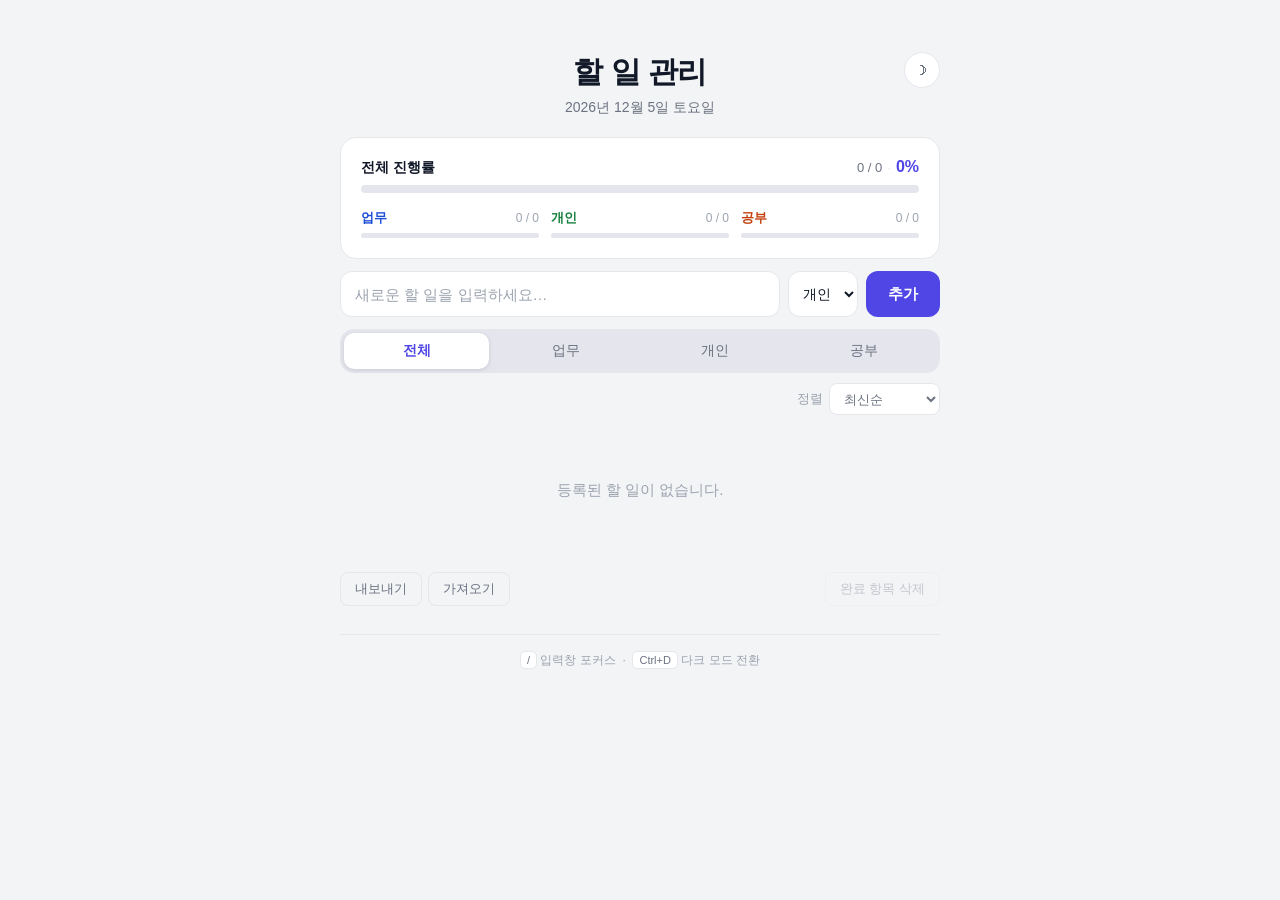
<file: index.html>
<!DOCTYPE html>
<html lang="ko">
<head>
  <meta charset="UTF-8">
  <meta name="viewport" content="width=device-width, initial-scale=1.0">
  <title>할 일 관리</title>
  <!-- 다크 모드 깜빡임(FOUC) 방지: 렌더 전에 테마 적용 -->
  <script>
    (function () {
      var t = localStorage.getItem('theme');
      if (!t) t = window.matchMedia('(prefers-color-scheme: dark)').matches ? 'dark' : 'light';
      document.documentElement.dataset.theme = (t === 'dark') ? 'dark' : 'light';
    }());
  </script>
  <link rel="stylesheet" href="style.css">
</head>
<body>
  <div class="container">

    <header>
      <h1>할 일 관리</h1>
      <p id="today-date" class="today-date"></p>
      <button id="theme-toggle" class="theme-toggle"
              aria-label="테마 전환" title="테마 전환 (Ctrl+D)"></button>
    </header>

    <section class="dashboard" aria-label="진행률 대시보드">
      <div class="overall-progress">
        <div class="overall-progress-header">
          <span class="overall-label">전체 진행률</span>
          <div class="progress-meta">
            <span id="overall-count">0 / 0</span>
            <span class="meta-sep" aria-hidden="true">·</span>
            <strong id="overall-pct">0%</strong>
          </div>
        </div>
        <div class="progress-track" role="progressbar" aria-valuenow="0" aria-valuemin="0" aria-valuemax="100">
          <div class="progress-fill" id="overall-bar"></div>
        </div>
      </div>

      <div class="category-stats">
        <div class="category-stat">
          <div class="category-stat-header">
            <span class="cat-name cat-work-name">업무</span>
            <span class="cat-count" id="count-work">0 / 0</span>
          </div>
          <div class="progress-track mini">
            <div class="progress-fill work-fill" id="bar-work"></div>
          </div>
        </div>
        <div class="category-stat">
          <div class="category-stat-header">
            <span class="cat-name cat-personal-name">개인</span>
            <span class="cat-count" id="count-personal">0 / 0</span>
          </div>
          <div class="progress-track mini">
            <div class="progress-fill personal-fill" id="bar-personal"></div>
          </div>
        </div>
        <div class="category-stat">
          <div class="category-stat-header">
            <span class="cat-name cat-study-name">공부</span>
            <span class="cat-count" id="count-study">0 / 0</span>
          </div>
          <div class="progress-track mini">
            <div class="progress-fill study-fill" id="bar-study"></div>
          </div>
        </div>
      </div>
    </section>

    <section class="input-section" aria-label="할 일 입력">
      <input
        type="text"
        id="todo-input"
        placeholder="새로운 할 일을 입력하세요…"
        autocomplete="off"
        aria-label="할 일 입력"
      />
      <select id="category-select" aria-label="카테고리 선택">
        <option value="personal">개인</option>
        <option value="work">업무</option>
        <option value="study">공부</option>
      </select>
      <button id="add-btn">추가</button>
    </section>
    <p id="auto-hint" class="auto-hint" hidden aria-live="polite"></p>

    <main>
      <div class="filter-tabs" role="tablist" aria-label="카테고리 필터">
        <button class="filter-tab active" data-filter="all"      role="tab" aria-selected="true">전체</button>
        <button class="filter-tab"        data-filter="work"     role="tab" aria-selected="false">업무</button>
        <button class="filter-tab"        data-filter="personal" role="tab" aria-selected="false">개인</button>
        <button class="filter-tab"        data-filter="study"    role="tab" aria-selected="false">공부</button>
      </div>

      <div class="list-controls">
        <label for="sort-select" class="sort-label">정렬</label>
        <select id="sort-select">
          <option value="newest">최신순</option>
          <option value="oldest">오래된순</option>
          <option value="incomplete">미완료 우선</option>
        </select>
      </div>

      <ul id="todo-list" aria-label="할 일 목록"></ul>
      <p id="empty-message" class="empty-message" role="status">등록된 할 일이 없습니다.</p>

      <div class="list-footer">
        <div class="data-btns">
          <button id="export-btn" class="data-btn">내보내기</button>
          <button id="import-btn" class="data-btn">가져오기</button>
          <!-- 파일 선택은 JS에서 프로그래밍 방식으로 트리거 -->
          <input type="file" id="import-input" accept=".json" hidden aria-hidden="true">
        </div>
        <button id="clear-completed-btn" class="clear-completed-btn" disabled>
          완료 항목 삭제
        </button>
      </div>
    </main>

    <footer class="shortcuts-hint" aria-label="단축키 안내">
      <kbd>/</kbd> 입력창 포커스 &nbsp;·&nbsp; <kbd>Ctrl+D</kbd> 다크 모드 전환
    </footer>

  </div>

  <script src="script.js"></script>
</body>
</html>
</file>
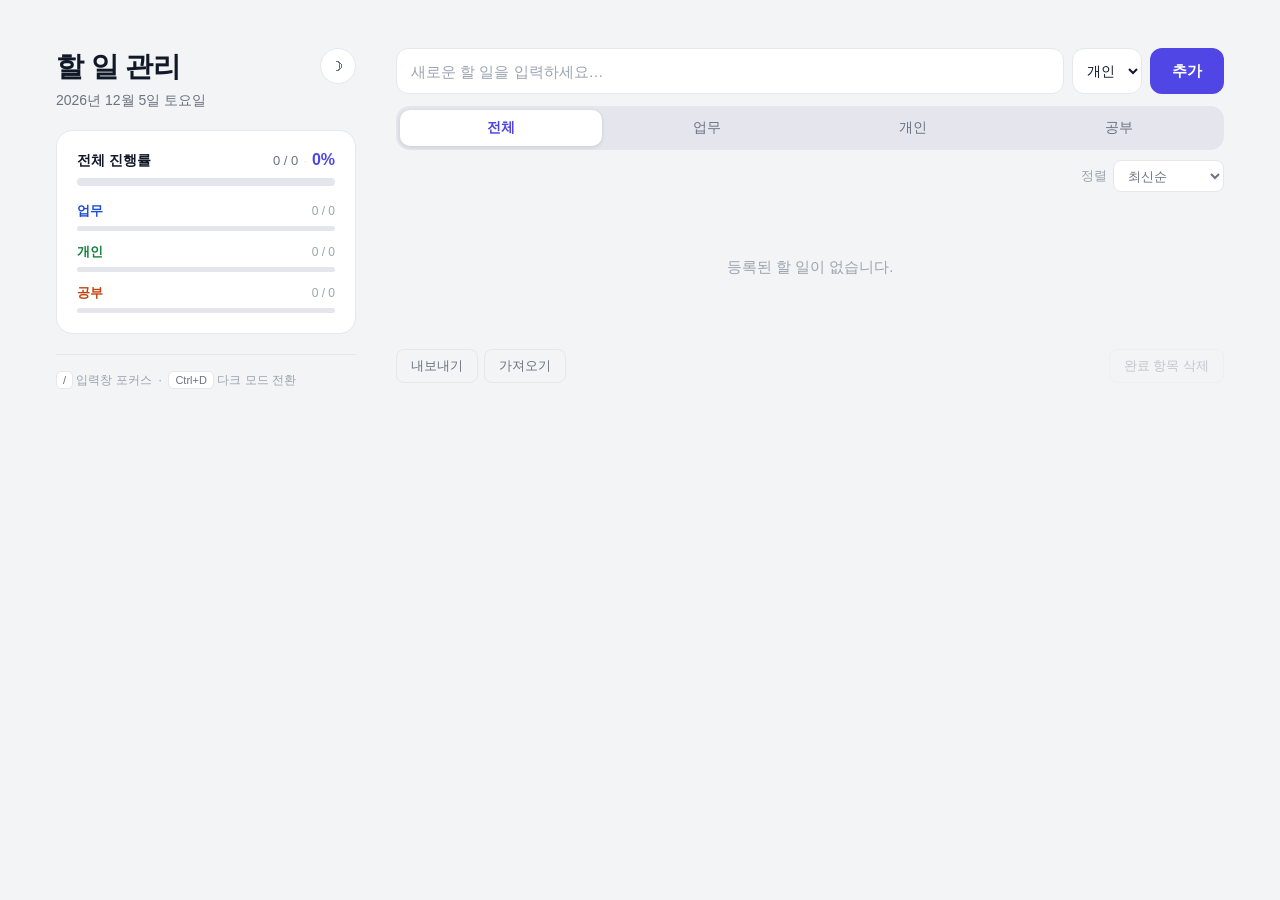
<file: web_version/index.html>
<!DOCTYPE html>
<html lang="ko">
<head>
  <meta charset="UTF-8">
  <meta name="viewport" content="width=device-width, initial-scale=1.0">
  <title>할 일 관리</title>
  <!-- 다크 모드 깜빡임(FOUC) 방지: 렌더 전에 테마 적용 -->
  <script>
    (function () {
      var t = localStorage.getItem('theme');
      if (!t) t = window.matchMedia('(prefers-color-scheme: dark)').matches ? 'dark' : 'light';
      document.documentElement.dataset.theme = (t === 'dark') ? 'dark' : 'light';
    }());
  </script>
  <link rel="stylesheet" href="style.css">
</head>
<body>
  <div class="container">

    <!-- 왼쪽 사이드바: 헤더 + 대시보드 + 단축키 안내 -->
    <aside class="sidebar">
      <header>
        <h1>할 일 관리</h1>
        <p id="today-date" class="today-date"></p>
        <button id="theme-toggle" class="theme-toggle"
                aria-label="테마 전환" title="테마 전환 (Ctrl+D)"></button>
      </header>

      <section class="dashboard" aria-label="진행률 대시보드">
        <div class="overall-progress">
          <div class="overall-progress-header">
            <span class="overall-label">전체 진행률</span>
            <div class="progress-meta">
              <span id="overall-count">0 / 0</span>
              <span class="meta-sep" aria-hidden="true">·</span>
              <strong id="overall-pct">0%</strong>
            </div>
          </div>
          <div class="progress-track" role="progressbar" aria-valuenow="0" aria-valuemin="0" aria-valuemax="100">
            <div class="progress-fill" id="overall-bar"></div>
          </div>
        </div>

        <div class="category-stats">
          <div class="category-stat">
            <div class="category-stat-header">
              <span class="cat-name cat-work-name">업무</span>
              <span class="cat-count" id="count-work">0 / 0</span>
            </div>
            <div class="progress-track mini">
              <div class="progress-fill work-fill" id="bar-work"></div>
            </div>
          </div>
          <div class="category-stat">
            <div class="category-stat-header">
              <span class="cat-name cat-personal-name">개인</span>
              <span class="cat-count" id="count-personal">0 / 0</span>
            </div>
            <div class="progress-track mini">
              <div class="progress-fill personal-fill" id="bar-personal"></div>
            </div>
          </div>
          <div class="category-stat">
            <div class="category-stat-header">
              <span class="cat-name cat-study-name">공부</span>
              <span class="cat-count" id="count-study">0 / 0</span>
            </div>
            <div class="progress-track mini">
              <div class="progress-fill study-fill" id="bar-study"></div>
            </div>
          </div>
        </div>
      </section>

      <footer class="shortcuts-hint" aria-label="단축키 안내">
        <kbd>/</kbd> 입력창 포커스 &nbsp;·&nbsp; <kbd>Ctrl+D</kbd> 다크 모드 전환
      </footer>
    </aside>

    <!-- 오른쪽 콘텐츠 패널: 입력 + 목록 -->
    <div class="content">
      <section class="input-section" aria-label="할 일 입력">
        <input
          type="text"
          id="todo-input"
          placeholder="새로운 할 일을 입력하세요…"
          autocomplete="off"
          aria-label="할 일 입력"
        />
        <select id="category-select" aria-label="카테고리 선택">
          <option value="personal">개인</option>
          <option value="work">업무</option>
          <option value="study">공부</option>
        </select>
        <button id="add-btn">추가</button>
      </section>
      <p id="auto-hint" class="auto-hint" hidden aria-live="polite"></p>

      <main>
        <div class="filter-tabs" role="tablist" aria-label="카테고리 필터">
          <button class="filter-tab active" data-filter="all"      role="tab" aria-selected="true">전체</button>
          <button class="filter-tab"        data-filter="work"     role="tab" aria-selected="false">업무</button>
          <button class="filter-tab"        data-filter="personal" role="tab" aria-selected="false">개인</button>
          <button class="filter-tab"        data-filter="study"    role="tab" aria-selected="false">공부</button>
        </div>

        <div class="list-controls">
          <label for="sort-select" class="sort-label">정렬</label>
          <select id="sort-select">
            <option value="newest">최신순</option>
            <option value="oldest">오래된순</option>
            <option value="incomplete">미완료 우선</option>
          </select>
        </div>

        <ul id="todo-list" aria-label="할 일 목록"></ul>
        <p id="empty-message" class="empty-message" role="status">등록된 할 일이 없습니다.</p>

        <div class="list-footer">
          <div class="data-btns">
            <button id="export-btn" class="data-btn">내보내기</button>
            <button id="import-btn" class="data-btn">가져오기</button>
            <input type="file" id="import-input" accept=".json" hidden aria-hidden="true">
          </div>
          <button id="clear-completed-btn" class="clear-completed-btn" disabled>
            완료 항목 삭제
          </button>
        </div>
      </main>
    </div>

  </div>

  <script src="script.js"></script>
</body>
</html>
</file>
<file: style.css>
/* 기본 리셋 및 CSS 변수 */
*, *::before, *::after {
  box-sizing: border-box;
  margin: 0;
  padding: 0;
}

/* ── 라이트 모드 변수 ── */
:root {
  /* 브랜드 */
  --primary:       #4f46e5;
  --primary-hover: #4338ca;

  /* 위험 액션 */
  --danger:        #ef4444;

  /* 텍스트 */
  --text-main:     #111827;
  --text-sub:      #6b7280;
  --text-muted:    #9ca3af;

  /* 레이아웃 */
  --border:        #e5e7eb;
  --bg:            #f3f4f6;
  --card:          #ffffff;
  --filter-bg:     #e4e5ed;

  /* 카테고리 배지 */
  --cat-work-bg:       #dbeafe;
  --cat-work-text:     #1d4ed8;
  --cat-personal-bg:   #dcfce7;
  --cat-personal-text: #15803d;
  --cat-study-bg:      #ffedd5;
  --cat-study-text:    #c2410c;

  /* 카테고리 진행률 막대 */
  --cat-work-fill:     #3b82f6;
  --cat-personal-fill: #22c55e;
  --cat-study-fill:    #f97316;
}

/* ── 다크 모드 변수 재정의 ── */
[data-theme="dark"] {
  --primary:       #818cf8;
  --primary-hover: #a5b4fc;

  --danger:        #f87171;

  --text-main:     #f9fafb;
  --text-sub:      #9ca3af;
  --text-muted:    #6b7280;

  --border:        #374151;
  --bg:            #111827;
  --card:          #1f2937;
  --filter-bg:     #374151;

  /* 어두운 배경에 밝은 배지 */
  --cat-work-bg:       #1e3a5f;
  --cat-work-text:     #93c5fd;
  --cat-personal-bg:   #14532d;
  --cat-personal-text: #86efac;
  --cat-study-bg:      #7c2d12;
  --cat-study-text:    #fdba74;

  /* 어두운 배경에 더 밝은 막대 */
  --cat-work-fill:     #60a5fa;
  --cat-personal-fill: #4ade80;
  --cat-study-fill:    #fb923c;
}

body {
  font-family: -apple-system, BlinkMacSystemFont, 'Segoe UI', Roboto, sans-serif;
  background: var(--bg);
  color: var(--text-main);
  min-height: 100vh;
  padding: 52px 16px 80px;
  transition: background-color 0.25s ease, color 0.2s ease;
}

.container {
  max-width: 600px;
  margin: 0 auto;
}

/* ── 헤더 ── */
header {
  position: relative;
  text-align: center;
  margin-bottom: 20px;
}

header h1 {
  font-size: 1.875rem;
  font-weight: 700;
  letter-spacing: -0.02em;
}

.today-date {
  margin-top: 6px;
  font-size: 0.875rem;
  color: var(--text-sub);
}

/* 테마 전환 버튼 */
.theme-toggle {
  position: absolute;
  top: 0;
  right: 0;
  width: 36px;
  height: 36px;
  border: 1.5px solid var(--border);
  border-radius: 50%;
  background: var(--card);
  color: var(--text-sub);
  font-size: 1rem;
  line-height: 1;
  cursor: pointer;
  display: flex;
  align-items: center;
  justify-content: center;
  transition: background-color 0.2s, border-color 0.2s, color 0.2s;
}

.theme-toggle:hover {
  background: var(--filter-bg);
  color: var(--text-main);
  border-color: var(--text-muted);
}

:root:not([data-theme="dark"]) .theme-toggle::after { content: "☽"; }
[data-theme="dark"]            .theme-toggle::after { content: "☀"; }

/* ── 대시보드 카드 ── */
.dashboard {
  background: var(--card);
  border: 1px solid var(--border);
  border-radius: 16px;
  padding: 20px;
  margin-bottom: 12px;
  display: flex;
  flex-direction: column;
  gap: 16px;
  transition: background-color 0.25s, border-color 0.2s;
}

.overall-progress-header {
  display: flex;
  justify-content: space-between;
  align-items: baseline;
  margin-bottom: 8px;
}

.overall-label {
  font-size: 0.875rem;
  font-weight: 600;
}

.progress-meta {
  display: flex;
  align-items: baseline;
  gap: 5px;
  font-size: 0.8125rem;
  color: var(--text-sub);
}

.progress-meta strong {
  font-size: 1rem;
  font-weight: 700;
  color: var(--primary);
}

.meta-sep { color: var(--border); }

.progress-track {
  height: 8px;
  background: var(--filter-bg);
  border-radius: 99px;
  overflow: hidden;
  transition: background-color 0.25s;
}

.progress-track.mini {
  height: 5px;
  margin-top: 6px;
}

.progress-fill {
  height: 100%;
  width: 0%;
  border-radius: 99px;
  transition: width 0.45s cubic-bezier(0.4, 0, 0.2, 1), background-color 0.25s;
}

#overall-bar   { background: var(--primary); }
.work-fill     { background: var(--cat-work-fill); }
.personal-fill { background: var(--cat-personal-fill); }
.study-fill    { background: var(--cat-study-fill); }

.category-stats {
  display: grid;
  grid-template-columns: repeat(3, 1fr);
  gap: 12px;
}

.category-stat-header {
  display: flex;
  justify-content: space-between;
  align-items: center;
}

.cat-name { font-size: 0.8125rem; font-weight: 600; }

.cat-work-name     { color: var(--cat-work-text); }
.cat-personal-name { color: var(--cat-personal-text); }
.cat-study-name    { color: var(--cat-study-text); }

.cat-count {
  font-size: 0.75rem;
  color: var(--text-muted);
  font-variant-numeric: tabular-nums;
}

/* ── 입력 영역 ── */
.input-section {
  display: flex;
  gap: 8px;
  margin-bottom: 12px;
  flex-wrap: wrap; /* 좁은 화면에서 자연스럽게 줄바꿈 */
}

#todo-input {
  flex: 1;
  min-width: 0;
  height: 46px;
  padding: 0 14px;
  border: 1.5px solid var(--border);
  border-radius: 12px;
  font-size: 0.9375rem;
  background: var(--card);
  color: var(--text-main);
  outline: none;
  transition: border-color 0.15s, background-color 0.25s, color 0.2s;
}

#todo-input:focus        { border-color: var(--primary); }
#todo-input::placeholder { color: var(--text-muted); }

#category-select {
  height: 46px;
  padding: 0 10px;
  border: 1.5px solid var(--border);
  border-radius: 12px;
  font-size: 0.875rem;
  background: var(--card);
  color: var(--text-main);
  cursor: pointer;
  outline: none;
  flex-shrink: 0;
  transition: border-color 0.15s, background-color 0.25s, color 0.2s;
}

#category-select:focus { border-color: var(--primary); }

.auto-hint {
  font-size: 0.75rem;
  color: var(--primary);
  padding: 0 4px;
  margin-top: -6px;
  margin-bottom: 6px;
}

#add-btn {
  height: 46px;
  padding: 0 22px;
  background: var(--primary);
  color: #fff;
  border: none;
  border-radius: 12px;
  font-size: 0.9375rem;
  font-weight: 600;
  cursor: pointer;
  transition: background 0.15s, transform 0.1s;
  white-space: nowrap;
  flex-shrink: 0;
}

#add-btn:hover  { background: var(--primary-hover); }
#add-btn:active { transform: scale(0.97); }

/* ── 필터 탭 ── */
.filter-tabs {
  display: flex;
  gap: 4px;
  background: var(--filter-bg);
  padding: 4px;
  border-radius: 14px;
  margin-bottom: 10px;
  transition: background-color 0.25s;
}

.filter-tab {
  flex: 1;
  padding: 9px 0;
  border: none;
  border-radius: 10px;
  background: transparent;
  color: var(--text-sub);
  font-size: 0.875rem;
  font-weight: 500;
  cursor: pointer;
  transition: background 0.15s, color 0.15s, box-shadow 0.15s;
}

.filter-tab.active {
  background: var(--card);
  color: var(--primary);
  font-weight: 600;
  box-shadow: 0 1px 4px rgba(0, 0, 0, 0.12);
}

.filter-tab:not(.active):hover {
  color: var(--text-main);
  background: rgba(255, 255, 255, 0.3);
}

/* ── 정렬 컨트롤 ── */
.list-controls {
  display: flex;
  align-items: center;
  justify-content: flex-end;
  gap: 6px;
  margin-bottom: 10px;
}

.sort-label {
  font-size: 0.8125rem;
  color: var(--text-muted);
  cursor: default;
}

#sort-select {
  height: 32px;
  padding: 0 10px;
  border: 1px solid var(--border);
  border-radius: 8px;
  font-size: 0.8125rem;
  background: var(--card);
  color: var(--text-sub);
  cursor: pointer;
  outline: none;
  transition: border-color 0.15s, background-color 0.25s, color 0.2s;
}

#sort-select:focus { border-color: var(--primary); color: var(--text-main); }

/* ── 할 일 목록 ── */
#todo-list {
  list-style: none;
  display: flex;
  flex-direction: column;
  gap: 8px;
}

.todo-item {
  display: flex;
  align-items: center;
  gap: 10px;
  padding: 13px 16px;
  background: var(--card);
  border: 1px solid var(--border);
  border-radius: 12px;
  transition: box-shadow 0.15s, background-color 0.25s, border-color 0.2s;
}

.todo-item:hover { box-shadow: 0 2px 10px rgba(0, 0, 0, 0.07); }

.todo-checkbox {
  width: 18px;
  height: 18px;
  flex-shrink: 0;
  accent-color: var(--primary);
  cursor: pointer;
}

.category-badge {
  flex-shrink: 0;
  padding: 3px 8px;
  border-radius: 20px;
  font-size: 0.6875rem;
  font-weight: 600;
  letter-spacing: 0.01em;
  transition: background-color 0.25s, color 0.2s;
}

.cat-work     { background: var(--cat-work-bg);     color: var(--cat-work-text); }
.cat-personal { background: var(--cat-personal-bg); color: var(--cat-personal-text); }
.cat-study    { background: var(--cat-study-bg);    color: var(--cat-study-text); }

.todo-item.completed .category-badge { opacity: 0.45; }

.todo-text {
  flex: 1;
  min-width: 0;
  font-size: 0.9375rem;
  line-height: 1.5;
  word-break: break-word;
  cursor: text;
  border-radius: 4px;
}

/* 포커스 링 — 키보드 사용자를 위한 수정 모드 진입 힌트 */
.todo-text:focus {
  outline: 2px solid var(--primary);
  outline-offset: 2px;
}

.todo-item.completed .todo-text {
  text-decoration: line-through;
  color: var(--text-muted);
}

.edit-input {
  flex: 1;
  min-width: 0;
  height: 34px;
  padding: 0 10px;
  border: 1.5px solid var(--primary);
  border-radius: 8px;
  font-size: 0.9375rem;
  color: var(--text-main);
  background: var(--card);
  outline: none;
}

.delete-btn {
  flex-shrink: 0;
  padding: 5px 13px;
  border: 1px solid var(--border);
  border-radius: 8px;
  background: transparent;
  color: var(--text-sub);
  font-size: 0.8125rem;
  font-weight: 500;
  cursor: pointer;
  transition: background 0.15s, color 0.15s, border-color 0.15s;
}

.delete-btn:hover {
  background: var(--danger);
  color: #fff;
  border-color: var(--danger);
}

.empty-message {
  display: none;
  padding: 56px 0;
  text-align: center;
  color: var(--text-muted);
  font-size: 0.9375rem;
}

/* ── 목록 하단 ── */
.list-footer {
  display: flex;
  justify-content: space-between;
  align-items: center;
  margin-top: 16px;
  gap: 8px;
  flex-wrap: wrap;
}

/* 내보내기 / 가져오기 버튼 그룹 */
.data-btns {
  display: flex;
  gap: 6px;
}

.data-btn {
  padding: 7px 14px;
  border: 1px solid var(--border);
  border-radius: 8px;
  background: transparent;
  color: var(--text-sub);
  font-size: 0.8125rem;
  font-weight: 500;
  cursor: pointer;
  transition: background 0.15s, color 0.15s, border-color 0.15s;
}

.data-btn:hover {
  background: var(--filter-bg);
  color: var(--text-main);
  border-color: var(--text-muted);
}

.clear-completed-btn {
  padding: 7px 14px;
  border: 1px solid var(--border);
  border-radius: 8px;
  background: transparent;
  color: var(--text-sub);
  font-size: 0.8125rem;
  font-weight: 500;
  cursor: pointer;
  transition: background 0.15s, color 0.15s, border-color 0.15s, opacity 0.15s;
}

.clear-completed-btn:not(:disabled):hover {
  background: var(--danger);
  color: #fff;
  border-color: var(--danger);
}

.clear-completed-btn:disabled {
  opacity: 0.35;
  cursor: not-allowed;
}

/* ── 단축키 안내 ── */
.shortcuts-hint {
  margin-top: 28px;
  padding-top: 16px;
  border-top: 1px solid var(--border);
  text-align: center;
  color: var(--text-muted);
  font-size: 0.75rem;
  transition: border-color 0.25s, color 0.2s;
}

.shortcuts-hint kbd {
  display: inline-block;
  padding: 2px 6px;
  border: 1px solid var(--border);
  border-radius: 5px;
  background: var(--card);
  font-size: 0.6875rem;
  font-family: inherit;
  color: var(--text-sub);
  transition: background-color 0.25s, border-color 0.2s, color 0.2s;
}

/* ── 반응형 (480px 이하) ── */
@media (max-width: 480px) {
  body {
    padding: 28px 12px 60px;
  }

  header h1 {
    font-size: 1.5rem;
    padding-right: 44px; /* 테마 버튼 겹침 방지 */
  }

  /* 입력창 전체 너비, 카테고리·추가 버튼은 두 번째 줄 */
  #todo-input {
    flex-basis: 100%;
  }

  #category-select {
    flex: 1; /* 남은 공간 채움 */
  }

  /* 하단 버튼 그룹 세로 배치 */
  .list-footer {
    flex-direction: column;
    align-items: stretch;
  }

  .data-btns {
    order: 2;
  }

  .clear-completed-btn {
    order: 1;
    text-align: center;
  }

  .data-btn {
    flex: 1;
    text-align: center;
  }
}
</file>
<file: web_version/style.css>
/* 기본 리셋 및 CSS 변수 */
*, *::before, *::after {
  box-sizing: border-box;
  margin: 0;
  padding: 0;
}

/* ── 라이트 모드 변수 ── */
:root {
  /* 브랜드 */
  --primary:       #4f46e5;
  --primary-hover: #4338ca;

  /* 위험 액션 */
  --danger:        #ef4444;

  /* 텍스트 */
  --text-main:     #111827;
  --text-sub:      #6b7280;
  --text-muted:    #9ca3af;

  /* 레이아웃 */
  --border:        #e5e7eb;
  --bg:            #f3f4f6;
  --card:          #ffffff;
  --filter-bg:     #e4e5ed;

  /* 카테고리 배지 */
  --cat-work-bg:       #dbeafe;
  --cat-work-text:     #1d4ed8;
  --cat-personal-bg:   #dcfce7;
  --cat-personal-text: #15803d;
  --cat-study-bg:      #ffedd5;
  --cat-study-text:    #c2410c;

  /* 카테고리 진행률 막대 */
  --cat-work-fill:     #3b82f6;
  --cat-personal-fill: #22c55e;
  --cat-study-fill:    #f97316;
}

/* ── 다크 모드 변수 재정의 ── */
[data-theme="dark"] {
  --primary:       #818cf8;
  --primary-hover: #a5b4fc;

  --danger:        #f87171;

  --text-main:     #f9fafb;
  --text-sub:      #9ca3af;
  --text-muted:    #6b7280;

  --border:        #374151;
  --bg:            #111827;
  --card:          #1f2937;
  --filter-bg:     #374151;

  --cat-work-bg:       #1e3a5f;
  --cat-work-text:     #93c5fd;
  --cat-personal-bg:   #14532d;
  --cat-personal-text: #86efac;
  --cat-study-bg:      #7c2d12;
  --cat-study-text:    #fdba74;

  --cat-work-fill:     #60a5fa;
  --cat-personal-fill: #4ade80;
  --cat-study-fill:    #fb923c;
}

body {
  font-family: -apple-system, BlinkMacSystemFont, 'Segoe UI', Roboto, sans-serif;
  background: var(--bg);
  color: var(--text-main);
  min-height: 100vh;
  transition: background-color 0.25s ease, color 0.2s ease;
}

/* ── 데스크톱 2단 그리드 레이아웃 ── */
.container {
  max-width: 1280px;
  margin: 0 auto;
  padding: 48px 56px;
  display: grid;
  grid-template-columns: 300px 1fr;
  gap: 40px;
  align-items: start;
}

/* ── 왼쪽 사이드바 ── */
.sidebar {
  position: sticky;
  top: 48px;
  max-height: calc(100vh - 96px);
  overflow-y: auto;
  display: flex;
  flex-direction: column;
  gap: 20px;
}

/* ── 오른쪽 콘텐츠 패널 ── */
.content {
  min-width: 0;
}

/* ── 헤더 (사이드바 내, 왼쪽 정렬) ── */
header {
  position: relative;
  text-align: left;
}

header h1 {
  font-size: 1.75rem;
  font-weight: 700;
  letter-spacing: -0.02em;
}

.today-date {
  margin-top: 6px;
  font-size: 0.875rem;
  color: var(--text-sub);
}

/* 테마 전환 버튼 */
.theme-toggle {
  position: absolute;
  top: 0;
  right: 0;
  width: 36px;
  height: 36px;
  border: 1.5px solid var(--border);
  border-radius: 50%;
  background: var(--card);
  color: var(--text-sub);
  font-size: 1rem;
  line-height: 1;
  cursor: pointer;
  display: flex;
  align-items: center;
  justify-content: center;
  transition: background-color 0.2s, border-color 0.2s, color 0.2s;
}

.theme-toggle:hover {
  background: var(--filter-bg);
  color: var(--text-main);
  border-color: var(--text-muted);
}

:root:not([data-theme="dark"]) .theme-toggle::after { content: "☽"; }
[data-theme="dark"]            .theme-toggle::after { content: "☀"; }

/* ── 대시보드 카드 ── */
.dashboard {
  background: var(--card);
  border: 1px solid var(--border);
  border-radius: 16px;
  padding: 20px;
  display: flex;
  flex-direction: column;
  gap: 16px;
  transition: background-color 0.25s, border-color 0.2s;
}

.overall-progress-header {
  display: flex;
  justify-content: space-between;
  align-items: baseline;
  margin-bottom: 8px;
}

.overall-label {
  font-size: 0.875rem;
  font-weight: 600;
}

.progress-meta {
  display: flex;
  align-items: baseline;
  gap: 5px;
  font-size: 0.8125rem;
  color: var(--text-sub);
}

.progress-meta strong {
  font-size: 1rem;
  font-weight: 700;
  color: var(--primary);
}

.meta-sep { color: var(--border); }

.progress-track {
  height: 8px;
  background: var(--filter-bg);
  border-radius: 99px;
  overflow: hidden;
  transition: background-color 0.25s;
}

.progress-track.mini {
  height: 5px;
  margin-top: 6px;
}

.progress-fill {
  height: 100%;
  width: 0%;
  border-radius: 99px;
  transition: width 0.45s cubic-bezier(0.4, 0, 0.2, 1), background-color 0.25s;
}

#overall-bar   { background: var(--primary); }
.work-fill     { background: var(--cat-work-fill); }
.personal-fill { background: var(--cat-personal-fill); }
.study-fill    { background: var(--cat-study-fill); }

/* 사이드바에서는 카테고리 통계를 세로로 쌓음 */
.category-stats {
  display: grid;
  grid-template-columns: 1fr;
  gap: 12px;
}

.category-stat-header {
  display: flex;
  justify-content: space-between;
  align-items: center;
}

.cat-name { font-size: 0.8125rem; font-weight: 600; }

.cat-work-name     { color: var(--cat-work-text); }
.cat-personal-name { color: var(--cat-personal-text); }
.cat-study-name    { color: var(--cat-study-text); }

.cat-count {
  font-size: 0.75rem;
  color: var(--text-muted);
  font-variant-numeric: tabular-nums;
}

/* ── 입력 영역 ── */
.input-section {
  display: flex;
  gap: 8px;
  margin-bottom: 12px;
}

#todo-input {
  flex: 1;
  min-width: 0;
  height: 46px;
  padding: 0 14px;
  border: 1.5px solid var(--border);
  border-radius: 12px;
  font-size: 0.9375rem;
  background: var(--card);
  color: var(--text-main);
  outline: none;
  transition: border-color 0.15s, background-color 0.25s, color 0.2s;
}

#todo-input:focus        { border-color: var(--primary); }
#todo-input::placeholder { color: var(--text-muted); }

#category-select {
  height: 46px;
  padding: 0 10px;
  border: 1.5px solid var(--border);
  border-radius: 12px;
  font-size: 0.875rem;
  background: var(--card);
  color: var(--text-main);
  cursor: pointer;
  outline: none;
  flex-shrink: 0;
  transition: border-color 0.15s, background-color 0.25s, color 0.2s;
}

#category-select:focus { border-color: var(--primary); }

.auto-hint {
  font-size: 0.75rem;
  color: var(--primary);
  padding: 0 4px;
  margin-top: -6px;
  margin-bottom: 6px;
}

#add-btn {
  height: 46px;
  padding: 0 22px;
  background: var(--primary);
  color: #fff;
  border: none;
  border-radius: 12px;
  font-size: 0.9375rem;
  font-weight: 600;
  cursor: pointer;
  transition: background 0.15s, transform 0.1s;
  white-space: nowrap;
  flex-shrink: 0;
}

#add-btn:hover  { background: var(--primary-hover); }
#add-btn:active { transform: scale(0.97); }

/* ── 필터 탭 ── */
.filter-tabs {
  display: flex;
  gap: 4px;
  background: var(--filter-bg);
  padding: 4px;
  border-radius: 14px;
  margin-bottom: 10px;
  transition: background-color 0.25s;
}

.filter-tab {
  flex: 1;
  padding: 9px 0;
  border: none;
  border-radius: 10px;
  background: transparent;
  color: var(--text-sub);
  font-size: 0.875rem;
  font-weight: 500;
  cursor: pointer;
  transition: background 0.15s, color 0.15s, box-shadow 0.15s;
}

.filter-tab.active {
  background: var(--card);
  color: var(--primary);
  font-weight: 600;
  box-shadow: 0 1px 4px rgba(0, 0, 0, 0.12);
}

.filter-tab:not(.active):hover {
  color: var(--text-main);
  background: rgba(255, 255, 255, 0.3);
}

/* ── 정렬 컨트롤 ── */
.list-controls {
  display: flex;
  align-items: center;
  justify-content: flex-end;
  gap: 6px;
  margin-bottom: 10px;
}

.sort-label {
  font-size: 0.8125rem;
  color: var(--text-muted);
  cursor: default;
}

#sort-select {
  height: 32px;
  padding: 0 10px;
  border: 1px solid var(--border);
  border-radius: 8px;
  font-size: 0.8125rem;
  background: var(--card);
  color: var(--text-sub);
  cursor: pointer;
  outline: none;
  transition: border-color 0.15s, background-color 0.25s, color 0.2s;
}

#sort-select:focus { border-color: var(--primary); color: var(--text-main); }

/* ── 할 일 목록 ── */
#todo-list {
  list-style: none;
  display: flex;
  flex-direction: column;
  gap: 8px;
}

.todo-item {
  display: flex;
  align-items: center;
  gap: 10px;
  padding: 13px 16px;
  background: var(--card);
  border: 1px solid var(--border);
  border-radius: 12px;
  transition: box-shadow 0.15s, background-color 0.25s, border-color 0.2s;
}

.todo-item:hover { box-shadow: 0 2px 10px rgba(0, 0, 0, 0.07); }

.todo-checkbox {
  width: 18px;
  height: 18px;
  flex-shrink: 0;
  accent-color: var(--primary);
  cursor: pointer;
}

.category-badge {
  flex-shrink: 0;
  padding: 3px 8px;
  border-radius: 20px;
  font-size: 0.6875rem;
  font-weight: 600;
  letter-spacing: 0.01em;
  transition: background-color 0.25s, color 0.2s;
}

.cat-work     { background: var(--cat-work-bg);     color: var(--cat-work-text); }
.cat-personal { background: var(--cat-personal-bg); color: var(--cat-personal-text); }
.cat-study    { background: var(--cat-study-bg);    color: var(--cat-study-text); }

.todo-item.completed .category-badge { opacity: 0.45; }

.todo-text {
  flex: 1;
  min-width: 0;
  font-size: 0.9375rem;
  line-height: 1.5;
  word-break: break-word;
  cursor: text;
  border-radius: 4px;
}

.todo-text:focus {
  outline: 2px solid var(--primary);
  outline-offset: 2px;
}

.todo-item.completed .todo-text {
  text-decoration: line-through;
  color: var(--text-muted);
}

.edit-input {
  flex: 1;
  min-width: 0;
  height: 34px;
  padding: 0 10px;
  border: 1.5px solid var(--primary);
  border-radius: 8px;
  font-size: 0.9375rem;
  color: var(--text-main);
  background: var(--card);
  outline: none;
}

.delete-btn {
  flex-shrink: 0;
  padding: 5px 13px;
  border: 1px solid var(--border);
  border-radius: 8px;
  background: transparent;
  color: var(--text-sub);
  font-size: 0.8125rem;
  font-weight: 500;
  cursor: pointer;
  transition: background 0.15s, color 0.15s, border-color 0.15s;
}

.delete-btn:hover {
  background: var(--danger);
  color: #fff;
  border-color: var(--danger);
}

.empty-message {
  display: none;
  padding: 56px 0;
  text-align: center;
  color: var(--text-muted);
  font-size: 0.9375rem;
}

/* ── 목록 하단 ── */
.list-footer {
  display: flex;
  justify-content: space-between;
  align-items: center;
  margin-top: 16px;
  gap: 8px;
}

.data-btns {
  display: flex;
  gap: 6px;
}

.data-btn {
  padding: 7px 14px;
  border: 1px solid var(--border);
  border-radius: 8px;
  background: transparent;
  color: var(--text-sub);
  font-size: 0.8125rem;
  font-weight: 500;
  cursor: pointer;
  transition: background 0.15s, color 0.15s, border-color 0.15s;
}

.data-btn:hover {
  background: var(--filter-bg);
  color: var(--text-main);
  border-color: var(--text-muted);
}

.clear-completed-btn {
  padding: 7px 14px;
  border: 1px solid var(--border);
  border-radius: 8px;
  background: transparent;
  color: var(--text-sub);
  font-size: 0.8125rem;
  font-weight: 500;
  cursor: pointer;
  transition: background 0.15s, color 0.15s, border-color 0.15s, opacity 0.15s;
}

.clear-completed-btn:not(:disabled):hover {
  background: var(--danger);
  color: #fff;
  border-color: var(--danger);
}

.clear-completed-btn:disabled {
  opacity: 0.35;
  cursor: not-allowed;
}

/* ── 단축키 안내 (사이드바 하단) ── */
.shortcuts-hint {
  padding-top: 16px;
  border-top: 1px solid var(--border);
  text-align: left;
  color: var(--text-muted);
  font-size: 0.75rem;
  transition: border-color 0.25s, color 0.2s;
}

.shortcuts-hint kbd {
  display: inline-block;
  padding: 2px 6px;
  border: 1px solid var(--border);
  border-radius: 5px;
  background: var(--card);
  font-size: 0.6875rem;
  font-family: inherit;
  color: var(--text-sub);
  transition: background-color 0.25s, border-color 0.2s, color 0.2s;
}

/* ── 반응형: 900px 이하에서 단일 컬럼 ── */
@media (max-width: 900px) {
  .container {
    grid-template-columns: 1fr;
    padding: 28px 24px 60px;
    gap: 20px;
    min-height: unset;
  }

  .sidebar {
    position: static;
  }

  header {
    text-align: center;
  }

  /* 태블릿에서는 카테고리 통계를 다시 3단으로 */
  .category-stats {
    grid-template-columns: repeat(3, 1fr);
  }

  .shortcuts-hint {
    text-align: center;
  }
}

/* ── 반응형: 480px 이하 모바일 ── */
@media (max-width: 480px) {
  .container {
    padding: 20px 12px 48px;
  }

  header h1 {
    font-size: 1.5rem;
    padding-right: 44px;
  }

  #todo-input {
    flex-basis: 100%;
  }

  #category-select {
    flex: 1;
  }

  .input-section {
    flex-wrap: wrap;
  }

  .list-footer {
    flex-direction: column;
    align-items: stretch;
  }

  .data-btns { order: 2; }

  .clear-completed-btn {
    order: 1;
    text-align: center;
  }

  .data-btn {
    flex: 1;
    text-align: center;
  }

  .category-stats {
    grid-template-columns: 1fr;
  }
}
</file>
